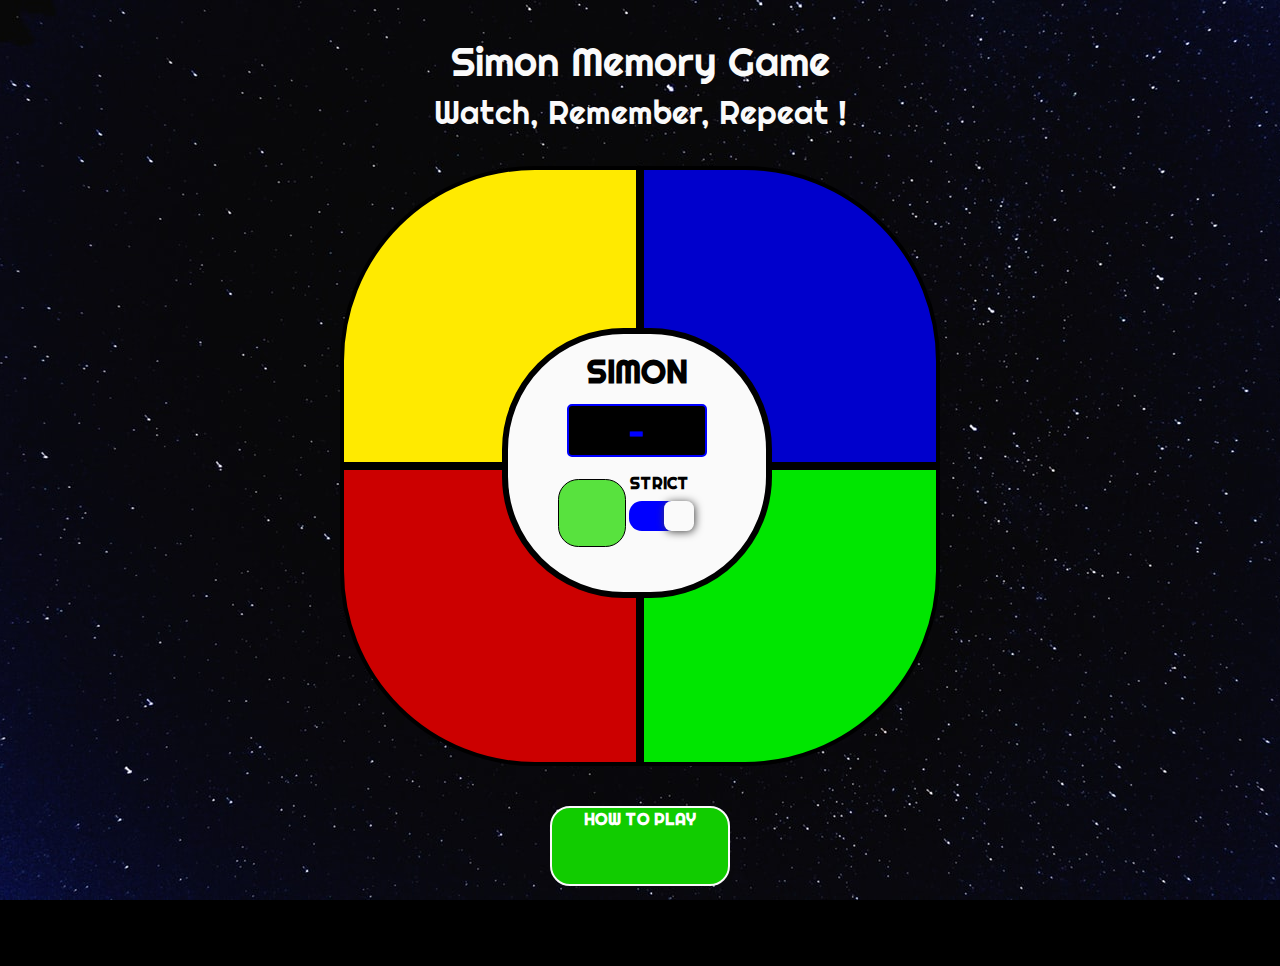
<file: index.html>
<!DOCTYPE html>
<html lang="en">

<head>

  <meta charset="UTF-8">
  <meta name="viewport" content="width=device-width, initial-scale=1, shrink-to-fit=no">
  <meta http-equiv="X-UA-Compatible" content="ie=edge">
  <meta name="description" content="Simon Game">

  <!--- Title -->
  <title>Simon</title>

  <!--- Favicon -->
  <link class="favicon" rel="icon" href="assets/images/favicon.ico" type="image/ico">

  <!--- Links to Styling -->
  <link rel="stylesheet" href="https://stackpath.bootstrapcdn.com/bootstrap/4.3.1/css/bootstrap.min.css" integrity="sha384-ggOyR0iXCbMQv3Xipma34MD+dH/1fQ784/j6cY/iJTQUOhcWr7x9JvoRxT2MZw1T" crossorigin="anonymous">
  <link rel="stylesheet" href="https://cdnjs.cloudflare.com/ajax/libs/font-awesome/5.11.2/css/all.min.css" integrity="sha256-+N4/V/SbAFiW1MPBCXnfnP9QSN3+Keu+NlB+0ev/YKQ=" crossorigin="anonymous" />
  <link href="https://stackpath.bootstrapcdn.com/font-awesome/4.7.0/css/font-awesome.min.css" rel="stylesheet" integrity="sha384-wvfXpqpZZVQGK6TAh5PVlGOfQNHSoD2xbE+QkPxCAFlNEevoEH3Sl0sibVcOQVnN" crossorigin="anonymous">
  <link rel="stylesheet" href="assets/css/style.css" type="text/css" />

</head>

<body>
  <header class="header">
    <h1>Simon Memory Game</h1>
    <h2>Watch, Remember, Repeat !</h2>
  </header>

  <!--- Game Board -->
  <div class="container-fluid board-container">
    <div class="row no-gutters">
      <div class="simon-board col">
        <!--- Coloured Blocks -->
        <div class="blocks">
          <div id="1" class="block yellow-block gameoff"></div>
          <div id="2" class="block blue-block gameoff"></div>
          <div id="3" class="block red-block gameoff"></div>
          <div id="4" class="block green-block gameoff"></div>
        </div>
        <!--- Controls -->
        <div class="controls">
          <div class="game-label">SIMON</div>
          <div id="score-counter" class="num-display">-</div>
          <div id="start" class="start-btn"><i class="far fa-play-circle fa-3x"></i></div>
          <div class="container strict-container">
            <div class="control-label strict-label">
              <p class="m-0 p-0">STRICT</p>
              <div class="strict-switch">
                <input type="checkbox" id="strict" class="toggle" checked/>
              </div>
            </div>
          </div>
        </div>
      </div>
    </div>
  </div>

  <!--- Game Information Button -->
  <div class="button-container">
    <div class="row justify-content-center">
      <button id="info-button" type="button" class="btn btn-success" data-toggle="modal" data-target="#infoModal">HOW TO PLAY<br><i class="fas fa-info-circle fa-2x"></i></button>
    </div>
  </div>

  <!--- Footer -->
  <footer class="footer">
    <p>Created as a Milestone 2 Project for the Code Institute Full Stack Developer Course</p>
  </footer>

  <!--- Game Information Modal -->
  <div class="modal fade" id="infoModal" tabindex="-1" role="dialog" aria-labelledby="infoModal" aria-hidden="true">
    <div class="modal-dialog modal-dialog-scrollable" role="document">
      <div class="modal-content">
        <!-- Game Information Modal Header -->
        <div class="modal-header px-0 pl-4">
          <h4 class="modal-title"><i class="fas fa-info-circle"></i> How to Play....<i class="fas fa-info-circle"></i></h4>
          <button type="button" class="close pl-0 mr-2" data-dismiss="modal" aria-label="Close">
          					<span aria-hidden="true">&times;</span>
        				</button>
        </div>
        <!--- Game Information Modal Body -->
        <div class="modal-body modal-body-info">
          <div class="buttons-box m-2 px-2 py-2">
            <h3><b>Simon Memory Game</b></h3>
            <ul class="p-0 pl-3">
              <li>Press the play button in the green circle and one of the four coloured blocks will light up.</li>
              <li>Press the block that lights up. If you press the correct block the counter in the centre of the board will register your successful turn.</li>
              <li>The number of blocks that light up will increase by one on each turn and the pattern will be random.</li>
              <li>Reproduce the pattern made by the blocks lighting up. It's easy at first, but make sure to stay focused as the patterns get more complex!
              </li></ul>
              <h3 id="info-heading-modal"><b>Buttons:</b></h3>
              <p><strong class="h5 font-weight-bold">Green Play Button </strong>To begin the game, press the green play button in the centre of the SIMON game board. You can also press this button to start a new game at any point</p>
              <p><b class="h5 font-weight-bold">Strict Slider </b>When strict mode is turned ON (BLUE), if you get your sequence wrong at any point the game will be over. If you want to practice, turn strict mode OFF using the slider (GREY) you can keep
                trying the pattern until you get it correct and then move on to the next pattern.</p>
              <h3><b>How to Win:</b></h3>
              <ul class="p-0 pl-3">
                <li>Turn on Strict mode using the slider in the centre of the Game Board</li>
                <li>Selecting Strict Mode resets the counter to 0</li>
                <li>Reach a score of 15 to win</li>
              </ul><br>
          </div>
        </div>
        <!-- Game Information Modal Footer -->
        <div class="modal-footer">
          <h4>G.L.H.F ! <i class="fas fa-smile"></i></h4>
          <button id="close-button" type="button" class="btn btn-success" data-dismiss="modal">Close</button>
        </div>
      </div>
    </div>
  </div>

  <!--- Lose Modal -->
  <div class="modal fade" id="loseModal" tabindex="-1" role="dialog" aria-labelledby="loseModal" aria-hidden="true">
    <div class="modal-dialog modal-dialog-scrollable" role="document">
      <div class="modal-content">
        <!-- Lose Modal Header -->
        <div class="modal-header px-0 pl-4">
          <h5 class="modal-title"><i class="far fa-surprise"></i> Oops!! <i class="far fa-surprise"></i><br> Game Over Buddy !!</h5>
          <button type="button" class="close pl-0 mr-2" data-dismiss="modal" aria-label="Close">
          					<span aria-hidden="true">&times;</span>
        				</button>
        </div>
        <!--- Lose Modal Body -->
        <div class="modal-body">
          <div class="buttons-box m-2 px-2 py-2 text-center">
            <h4>You Scored A Grand Total of....</h4><br>
            <h2 id="lose-modal-display" class="text-center">--</h2>
            <p class="m-0 mt-5 text-center">Click on the green Start button below if you would like to begin a new game.<br> The grey Close button will close this window without beginning a new game.</p>
          </div>
        </div>
        <!--- Lose Modal Footer -->
        <div class="modal-footer justify-content-between">
          <button id="start-modal-button" type="button" class="btn btn-success" data-dismiss="modal">Start</button>
          <button id="close-button-2" type="button" class="btn btn-secondary" data-dismiss="modal">Close</button>
        </div>
      </div>
    </div>
  </div>

  <!--- Win Modal -->
  <div class="modal fade" id="winModal" tabindex="-1" role="dialog" aria-labelledby="winModal" aria-hidden="true">
    <div class="modal-dialog modal-dialog-scrollable" role="document">
      <div class="modal-content win-modal-content">
        <!--- Win Modal Header -->
        <div class="modal-header px-0 pl-4">
          <h5 class="modal-title text-uppercase"><i class="far fa-laugh-squint"></i> YOU WIN!! <i class="far fa-laugh-squint"></i></h5>
          <button type="button" class="close pl-0 mr-2" data-dismiss="modal" aria-label="Close">
          					<span aria-hidden="true">&times;</span>
        				</button>
        </div>
        <!--- Win Modal Body -->
        <div class="modal-body">
          <div class="buttons-box m-2 px-2 py-2 text-center">
            <h4 class="text-uppercase">You got the maximum score of:</h4><br>
            <h2 id="win-modal-display" class="text-center">--</h2>
            <h5 class="m-0 mt-5 text-center font-weight-bold text-uppercase">CONGRATULATIONS!</h5>
            <p class="m-0 mt-3 text-center">Click the green start button to play again !</p>
          </div>
        </div>
        <!--- Win Modal Footer -->
        <div class="modal-footer justify-content-between">
          <button id="start-modal-win-button" type="button" class="btn btn-success" data-dismiss="modal">Start</button>
          <button id="close-button-3" type="button" class="btn btn-secondary" data-dismiss="modal">Close</button>
        </div>
      </div>
    </div>
  </div>

  <!--- Audio -->
  <audio id="sound-yellow" src="https://s3.amazonaws.com/freecodecamp/simonSound3.mp3"></audio>
  <audio id="sound-blue" src="https://s3.amazonaws.com/freecodecamp/simonSound4.mp3"></audio>
  <audio id="sound-red" src="https://s3.amazonaws.com/freecodecamp/simonSound2.mp3"></audio>
  <audio id="sound-green" src="https://s3.amazonaws.com/freecodecamp/simonSound1.mp3"></audio>
  <audio id="sound-lost" src="assets/sounds/game-over.wav"></audio>
  <audio id="sound-win" src="assets/sounds/game-win.mp3"></audio>

  <!--- Scripts -->

  <script src="https://code.jquery.com/jquery-3.4.1.slim.min.js" integrity="sha256-pasqAKBDmFT4eHoN2ndd6lN370kFiGUFyTiUHWhU7k8=" crossorigin="anonymous"></script>
  <script src="https://code.jquery.com/jquery-3.4.1.min.js" integrity="sha256-CSXorXvZcTkaix6Yvo6HppcZGetbYMGWSFlBw8HfCJo=" crossorigin="anonymous"></script>
  <script src="https://cdnjs.cloudflare.com/ajax/libs/popper.js/1.15.0/umd/popper.min.js" integrity="sha256-fTuUgtT7O2rqoImwjrhDgbXTKUwyxxujIMRIK7TbuNU=" crossorigin="anonymous"></script>
  <script src="https://stackpath.bootstrapcdn.com/bootstrap/4.3.1/js/bootstrap.min.js" integrity="sha384-JjSmVgyd0p3pXB1rRibZUAYoIIy6OrQ6VrjIEaFf/nJGzIxFDsf4x0xIM+B07jRM" crossorigin="anonymous"></script>
  <script src="assets/js/index.js"></script>

</body>

</html>
</file>
<file: assets/css/style.css>
@import url('https://fonts.googleapis.com/css?family=Righteous&display=swap');

html,
body {
    width: 100%;
    height: 100%;
    margin: 0;
    padding: 0;
    overflow-x: hidden;
}

body {
    background: url(../images/background.jpg) no-repeat center center;
    background-size: cover;
    background-color: #000000;
    font-family: 'Righteous', sans-serif;
    color: #fafafa;
}

.header {
    padding-top: 3%;
    padding-bottom: 2%;
    text-align: center;
}

.row {
    text-align: center;
    width: 100%;
    height: 100%;
    padding: 0;
    margin: 0;
}


.gameoff {
    pointer-events: none;
}


.board-container {
    display: flex;
    padding: 0;
    margin: auto;
    width: 100%;
    height: 100vw;
    max-width: 600px;
    max-height: 600px;
    border-radius: 65%;
    background-color: #fafafa;
    margin-bottom: 20px;
}

.button-container {
    margin-bottom: 20px;
}

.strict-container {
    position: absolute;
    margin-top: 150px;
    margin-left: 45px;
    padding: 0px;
    width: 30%;
    line-height: 0;
    font-weight: bold;
    color: #000000;
}


/*------------- Block Colours */

.block {
    position: relative;
    float: left;
    width: 50%;
    height: 50vw;
    border: solid 4px #000000;
    max-width: 300px;
    max-height: 300px;
    cursor: pointer;
}

.yellow-block {
    background-color: #ffea00;
    border-top-left-radius: 65%;
}

.blue-block {
    background-color: #0000cc;
    border-top-right-radius: 65%;
}

.red-block {
    background-color: #cc0000;
    border-bottom-left-radius: 65%;
}

.green-block {
    background-color: #00e600;
    border-bottom-right-radius: 65%;
}

.bright-yellow {
    background-image: none;
    background-color: #fff099;
}

.bright-blue {
    background-image: none;
    background-color: #6262ff;
}

.bright-red {
    background-image: none;
    background-color: tomato;
}

.bright-green {
    background-image: none;
    background-color: lightgreen;
}


/*-------------Board Label, Counter, Play Button, Strict Slider */

.controls {
    display: -webkit-box;
    display: -ms-flexbox;
    display: flex;
    -webkit-box-pack: center;
    -ms-flex-pack: center;
    justify-content: center;
    position: absolute;
    background-color: #fafafa;
    top: 27%;
    left: 27%;
    width: 46vw;
    height: 46vw;
    max-width: 270px;
    max-height: 270px;
    border: solid 6px #000;
    border-radius: 45%;
    line-height: 55px;
}

.game-label {
    position: absolute;
    font-size: 2em;
    font-weight: bold;
    margin-top: 10px;
    color: #000;
}

#score-counter {
    position: absolute;
    top: 70px;
    color: blue;
    font-weight: bold;
    background-color: #000;
    width: 20vw;
    height: 10vw;
    max-width: 140px;
    max-height: 53px;
    margin: 0 auto;
    border: solid 2px blue;
    border-radius: 5px;
    font-size: 1.8em;
}

.start-btn {
    float: left;
    margin-right: 90px;
    margin-top: 145px;
    padding: 9px;
    cursor: pointer;
    line-height: 3em;
    background-color: #58e23e;
    height: 68px;
    width: 68px;
    border-radius: 30%;
    border: solid 1px #000000;
    transition: 0.3s;
}

.start-btn:hover {
    background-color: #00ff00;
    opacity: 0.5;
    transform: scale(1.1);
}

.start-btn:active {
    -webkit-box-shadow: inset 0 0 10px rgba(0, 0, 0, 0.6);
    -o-box-shadow: inset 0 0 10px rgba(0, 0, 0, 0.6);
    box-shadow: inset 0 0 10px rgba(0, 0, 0, 0.6);
    padding-top: 10px;
    -webkit-transition: -webkit-transform .2s;
    transition: -webkit-transform .2s;
}

.strict-switch {
    margin-top: 17px;
}

input[type="checkbox"] {
    position: relative;
    width: 60px;
    height: 30px;
    -webkit-appearance: none;
    -moz-appearance: none;
    -o-appearance: none;
    appearance: none;
    background: #d3d3d3;
    cursor: pointer;
    border: none;
    outline: none;
    border-radius: 1vw;
}

input:checked[type="checkbox"] {
    background-color: blue;
}

input[type="checkbox"]:before {
    content: "";
    position: absolute;
    height: 30px;
    width: 30px;
    border-radius: 25%;
    background-color: #fafafa;
    -webkit-box-shadow: 1px 1px 8px #444;
    -o-box-shadow: 1px 1px 8px #444;
    box-shadow: 1px 1px 8px #444;
}

input:checked[type="checkbox"]:before {
    left: 35px;
}

.footer {
    text-align: center;
}


/* ---------- Modal Buttons */

#info-button {
    width: 25vw;
    height: 15vw;
    max-width: 180px;
    max-height: 80px;
    border-radius: 20px;
    padding-top: 0;
    margin: 20px;
    font-weight: bold;
    background-color: #11cc00;
    border: 2px solid #fafafa;
    transition: 0.3s;
}

#info-button:hover {
    transform: scale(1.1);
}


#close-button,
#close-button-2,
#close-button-3,
#start-modal-button,
#start-modal-win-button {
    border: none;
    width: 4.8em;
    height: 2.4em;
}

#info-button:active,
#close-button:active,
#close-button-2:active,
#close-button-3:active,
#start-modal-button:active,
#start-modal-win-button:active {
    border: none;
    -webkit-box-shadow: none;
    box-shadow: none;
    -webkit-transform: scale(0.96);
    -ms-transform: scale(0.96);
    transform: scale(0.96);
    -webkit-transition: -webkit-transform .2s;
    transition: -webkit-transform .2s;
    -o-transition: transform .2s;
}

.modal-header,
.modal-footer {
    background-color: blue;
    font-weight: bold;
}

.modal-content {
    background: url(../images/background.jpg) no-repeat center center;
    background-size: cover;
    background-color: #010e18;
    color: #fff;
    font-family: 'Righteous', sans-serif;
    top: 3vh;
    width: 90%;
    margin: auto;
    border-radius: 7%;
}

.win-modal-content {
    background: url(../images/winner.jpg) no-repeat center center;
    background-size: cover;
    background-color: #0c1d5a;
    color: yellow;
    font-family: 'Righteous', sans-serif;
    top: 3vh;
    width: 90%;
    margin: auto;
}

.modal-title {
    text-align: center;
    width: 100%;
    font-size: 2em;
}

.modal-body-info {
    font-family: 'Righteous', sans-serif;
    height: 50vh;
}



/*------Media Queries */

@media screen and (max-width:600px) {
    .game-label {
        font-size: 4.2vw;
        line-height: 9.5vw;
    }
    #score-counter {
        top: 11.5vw;
        width: 20vw;
        height: 9vw;
        font-size: 3.7vw;
        line-height: 9.5vw;
        border-radius: 2.3vw;
    }
    .start-btn {
        font-size: 2.6vw;
        font-weight: bold;
        height: 11.3vw;
        width: 11.3vw;
        margin-right: 16.2vw;
        margin-top: 22.8vw;
        padding: 1.6vw 1.4vw;
    }
    .start-btn:active {
        font-size: 2.5vw;
        padding-top: 1.8vw;
    }
    .strict-container {
        font-size: 2vw;
        margin-top: 24.7vw;
        margin-left: 8.3vw;
    }
    .strict-switch {
        margin-top: 2.7vw;
    }
    input[type="checkbox"] {
        height: 6.1vw;
        width: 11.3vw;
        border-radius: 25vw;
    }
    input[type="checkbox"]:before {
        height: 6.1vw;
        width: 6.1vw;
    }

    input:checked[type="checkbox"]:before {
        left: 6.1vw;
    }
    #info-button {
        font-size: 4.7vw;
        border-radius: 3vw;
        width: 60vw;
        height: 20vh;
    }

    .yellow-block {
        border-top-left-radius: 35vw;
    }

    .blue-block {
        border-top-right-radius: 35vw;
    }

    .red-block {
        border-bottom-left-radius: 35vw;
    }

    .green-block {
        border-bottom-right-radius: 35vw;
    }
}

@media screen and (max-width:400px) {
    .modal-title {
        font-size: 6.7vw;
    }
}

@media screen and (max-width:350px) {

    #info-button {
        font-size: 2.5vw;
    }
    .yellow-block {
        border-top-left-radius: 33vw;
    }
    .blue-block {
        border-top-right-radius: 33vw;
    }
    .red-block {
        border-bottom-left-radius: 33vw;
    }
    .green-block {
        border-bottom-right-radius: 33vw;
    }
}
</file>
